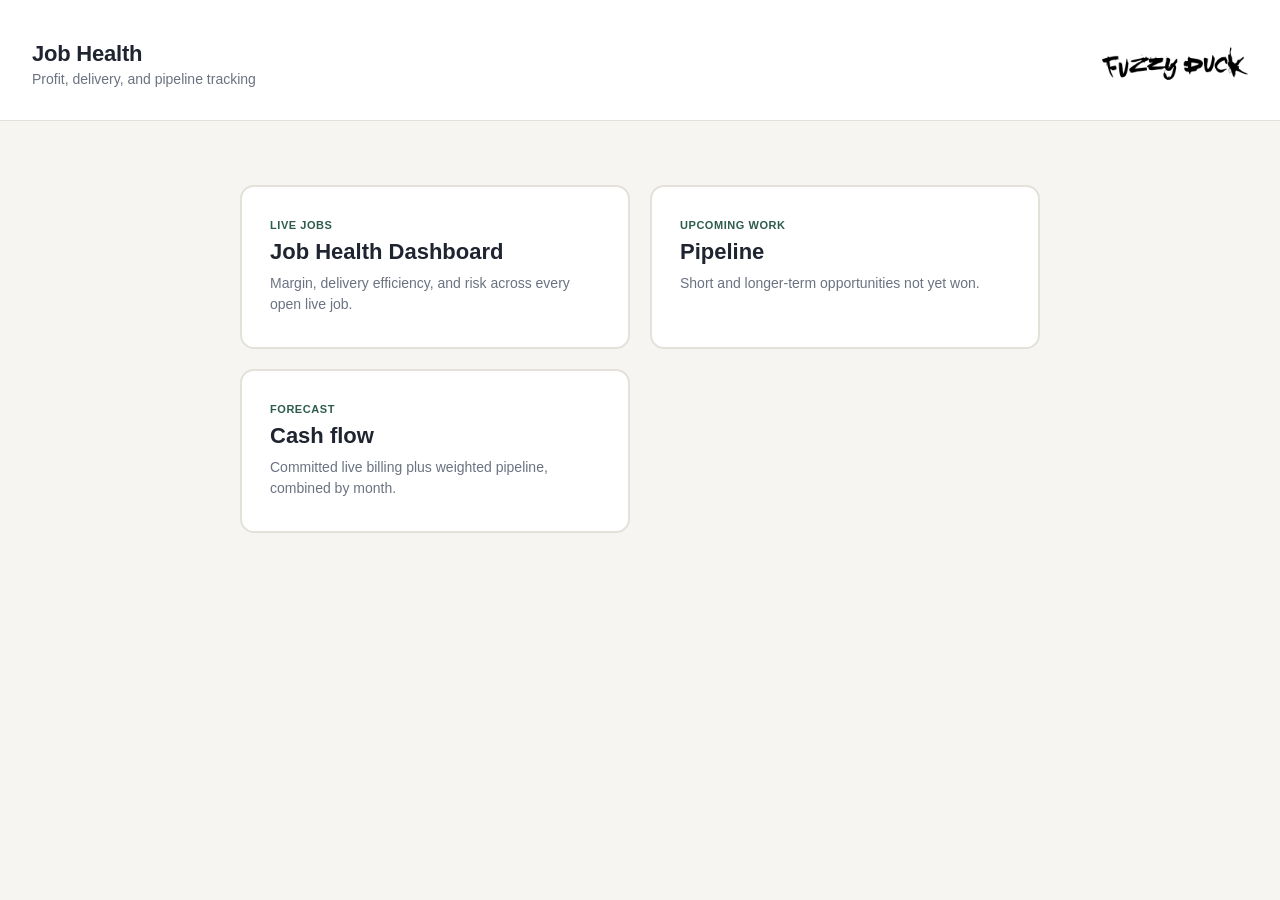
<file: public/index.html>
<!DOCTYPE html>
<html lang="en">
<head>
<meta charset="UTF-8">
<meta name="viewport" content="width=device-width, initial-scale=1.0">
<title>Job Health</title>
<link rel="stylesheet" href="style.css">
</head>
<body>
<header class="topbar">
  <div class="topbar-brand">
    <img src="fuzzy-duck-logo.png" alt="Fuzzy Duck" class="topbar-logo">
    <div>
      <h1>Job Health</h1>
      <p class="topbar-sub">Profit, delivery, and pipeline tracking</p>
    </div>
  </div>
</header>

<main class="main">
  <div class="landing-grid">
    <a class="landing-card" href="dashboard.html">
      <span class="landing-kicker">Live jobs</span>
      <span class="landing-title">Job Health Dashboard</span>
      <span class="landing-desc">Margin, delivery efficiency, and risk across every open live job.</span>
    </a>
    <a class="landing-card" href="pipeline.html">
      <span class="landing-kicker">Upcoming work</span>
      <span class="landing-title">Pipeline</span>
      <span class="landing-desc">Short and longer-term opportunities not yet won.</span>
    </a>
    <a class="landing-card" href="cashflow.html">
      <span class="landing-kicker">Forecast</span>
      <span class="landing-title">Cash flow</span>
      <span class="landing-desc">Committed live billing plus weighted pipeline, combined by month.</span>
    </a>
  </div>
</main>

</body>
</html>
</file>
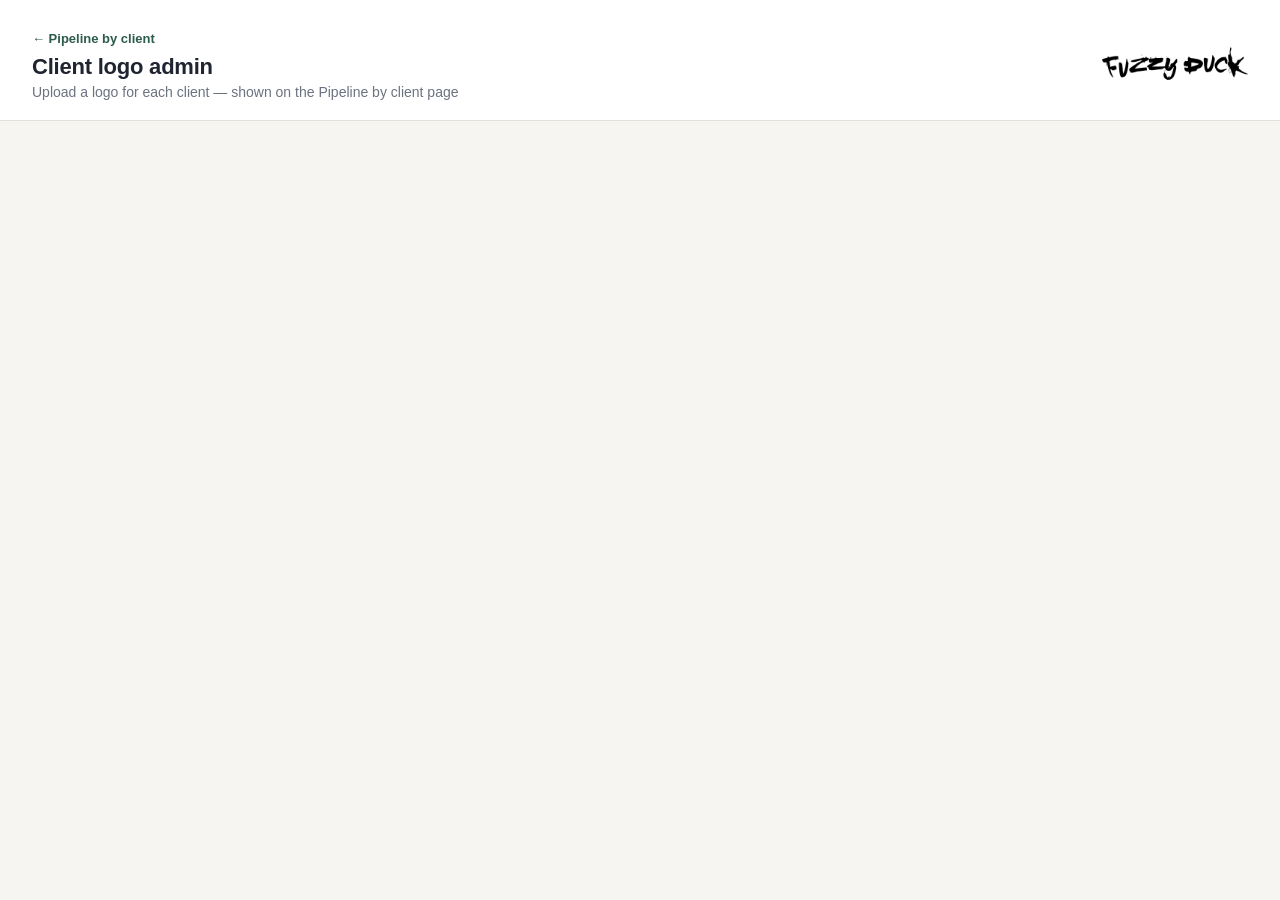
<file: public/admin-logos.html>
<!DOCTYPE html>
<html lang="en">
<head>
<meta charset="UTF-8">
<meta name="viewport" content="width=device-width, initial-scale=1.0">
<title>Job Health — Client logo admin</title>
<link rel="stylesheet" href="style.css">
</head>
<body>
<header class="topbar">
  <div class="topbar-brand">
    <img src="fuzzy-duck-logo.png" alt="Fuzzy Duck" class="topbar-logo">
    <div>
      <a href="pipeline-clients.html" class="back-link">&larr; Pipeline by client</a>
      <h1>Client logo admin</h1>
      <p class="topbar-sub">Upload a logo for each client — shown on the Pipeline by client page</p>
    </div>
  </div>
</header>

<main class="main">
  <div class="admin-logo-grid" id="adminLogoGrid"></div>
</main>

<script src="admin-logos.js"></script>
</body>
</html>
</file>
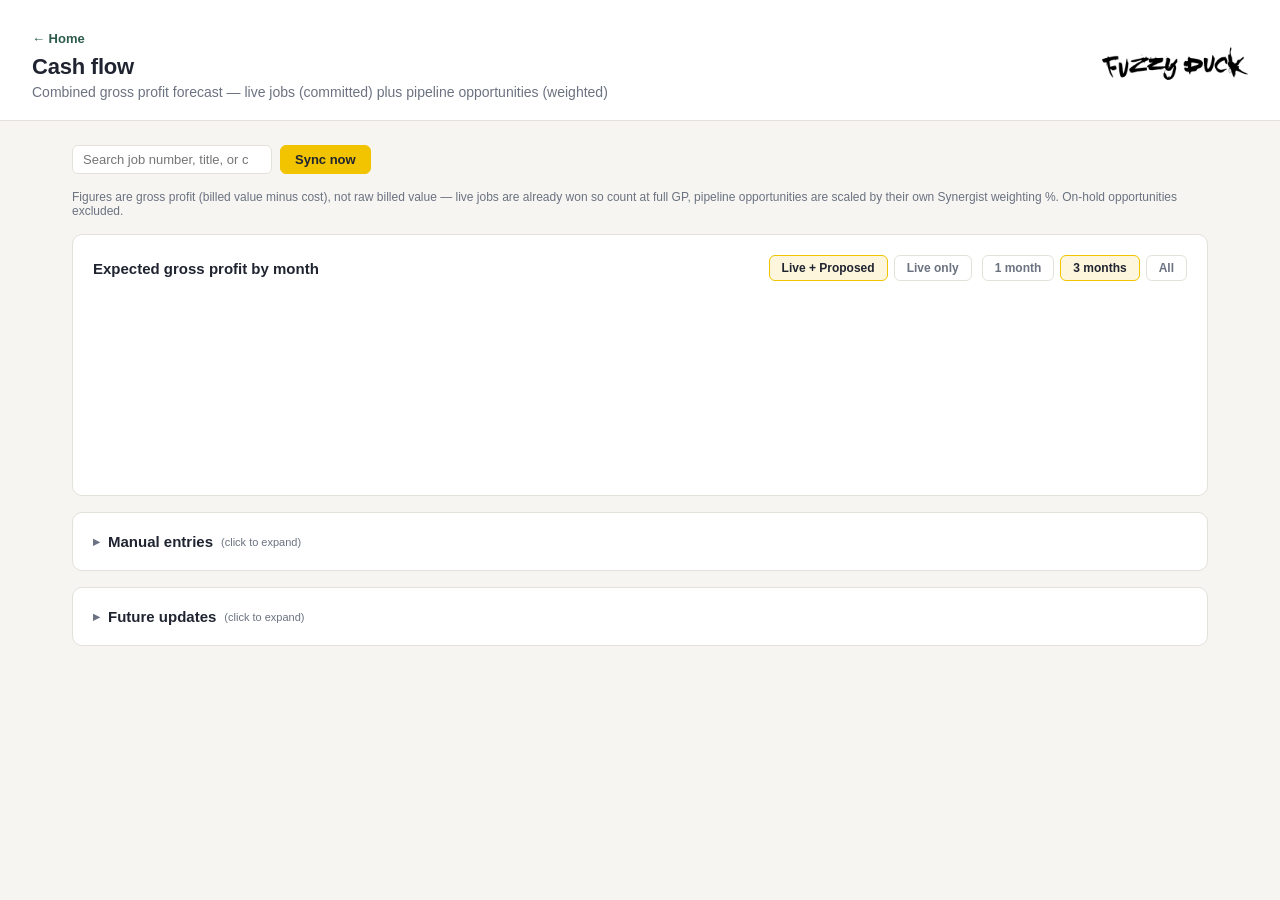
<file: public/cashflow.html>
<!DOCTYPE html>
<html lang="en">
<head>
<meta charset="UTF-8">
<meta name="viewport" content="width=device-width, initial-scale=1.0">
<title>Job Health — Cash flow</title>
<link rel="stylesheet" href="style.css">
</head>
<body>
<header class="topbar">
  <div class="topbar-brand">
    <img src="fuzzy-duck-logo.png" alt="Fuzzy Duck" class="topbar-logo">
    <div>
      <a href="index.html" class="back-link">&larr; Home</a>
      <h1>Cash flow</h1>
      <p class="topbar-sub">Combined gross profit forecast — live jobs (committed) plus pipeline opportunities (weighted)</p>
    </div>
  </div>
</header>

<main class="main">
  <div class="controls">
    <input type="search" id="cashflowSearch" class="job-search" placeholder="Search job number, title, or client…">
    <button id="syncBtn" class="sync-btn" type="button">Sync now</button>
    <span class="sync-status" id="syncStatus"></span>
  </div>
  <p class="chart-note">Figures are gross profit (billed value minus cost), not raw billed value — live jobs are already won so count at full GP, pipeline opportunities are scaled by their own Synergist weighting %. On-hold opportunities excluded.</p>

  <section class="chart-section" id="cashflowSection">
    <div class="cashflow-chart-header">
      <h2>Expected gross profit by month</h2>
      <div class="cashflow-chart-toggles">
        <div class="cashflow-range-toggle" id="cashflowSourceToggle">
          <button type="button" class="cashflow-range-btn cashflow-range-btn-active" data-source="all">Live + Proposed</button>
          <button type="button" class="cashflow-range-btn" data-source="live">Live only</button>
        </div>
        <div class="cashflow-range-toggle" id="cashflowRangeToggle">
          <button type="button" class="cashflow-range-btn" data-range="1">1 month</button>
          <button type="button" class="cashflow-range-btn cashflow-range-btn-active" data-range="3">3 months</button>
          <button type="button" class="cashflow-range-btn" data-range="all">All</button>
        </div>
      </div>
    </div>
    <div class="forecast-legend" id="cashflowLegend"></div>
    <div class="forecast-chart-wrapper">
      <div class="forecast-axis" id="cashflowAxis"></div>
      <div class="forecast-scroll-wrap">
        <div class="forecast-gridlines" id="cashflowGridlines"></div>
        <div class="forecast-chart" id="cashflowChart"></div>
        <div class="forecast-scroll-hint" id="cashflowScrollHint">&rsaquo;</div>
      </div>
    </div>
    <div class="forecast-detail" id="cashflowDetail"></div>
  </section>

  <section class="chart-section" id="cashflowSearchResultsSection" hidden>
    <h2>Search results</h2>
    <div id="cashflowSearchResults"></div>
  </section>

  <details class="chart-section forecast-details">
    <summary><h2>Manual entries <span class="forecast-toggle-hint">(click to expand)</span></h2></summary>
    <p class="chart-note">For gross profit released/recognised in a month other than when it was originally billed, deferring profit out of a month, or anything else not captured by Synergist's billing plan. The date here is when it should count towards the forecast above.</p>
    <form id="manualEntryForm" class="manual-entry-form">
      <input type="text" id="manualDescription" placeholder="Description" required>
      <input type="date" id="manualDate" required>
      <select id="manualType">
        <option value="release">Release</option>
        <option value="defer">Defer</option>
        <option value="cost">Cost only</option>
        <option value="invoice">Invoice amount</option>
      </select>
      <input type="number" id="manualValue" placeholder="Value (£)" step="0.01" min="0">
      <input type="number" id="manualCost" placeholder="Cost (£)" step="0.01" min="0">
      <button type="submit" class="sync-btn">Add</button>
    </form>
    <div id="manualEntryGroups"></div>
  </details>

  <details class="chart-section forecast-details">
    <summary><h2>Future updates <span class="forecast-toggle-hint">(click to expand)</span></h2></summary>
    <p class="chart-note">A running to-do list of ideas for this page — not shown anywhere else.</p>
    <textarea id="cashflowNotesInput" class="pipeline-notes-input" rows="8" placeholder="Notes and ideas for future updates…"></textarea>
    <div class="notes-footer">
      <button id="cashflowNotesSaveBtn" type="button">Save</button>
      <span class="notes-status" id="cashflowNotesStatus"></span>
    </div>
  </details>
</main>

<script src="cashflow.js"></script>
</body>
</html>
</file>
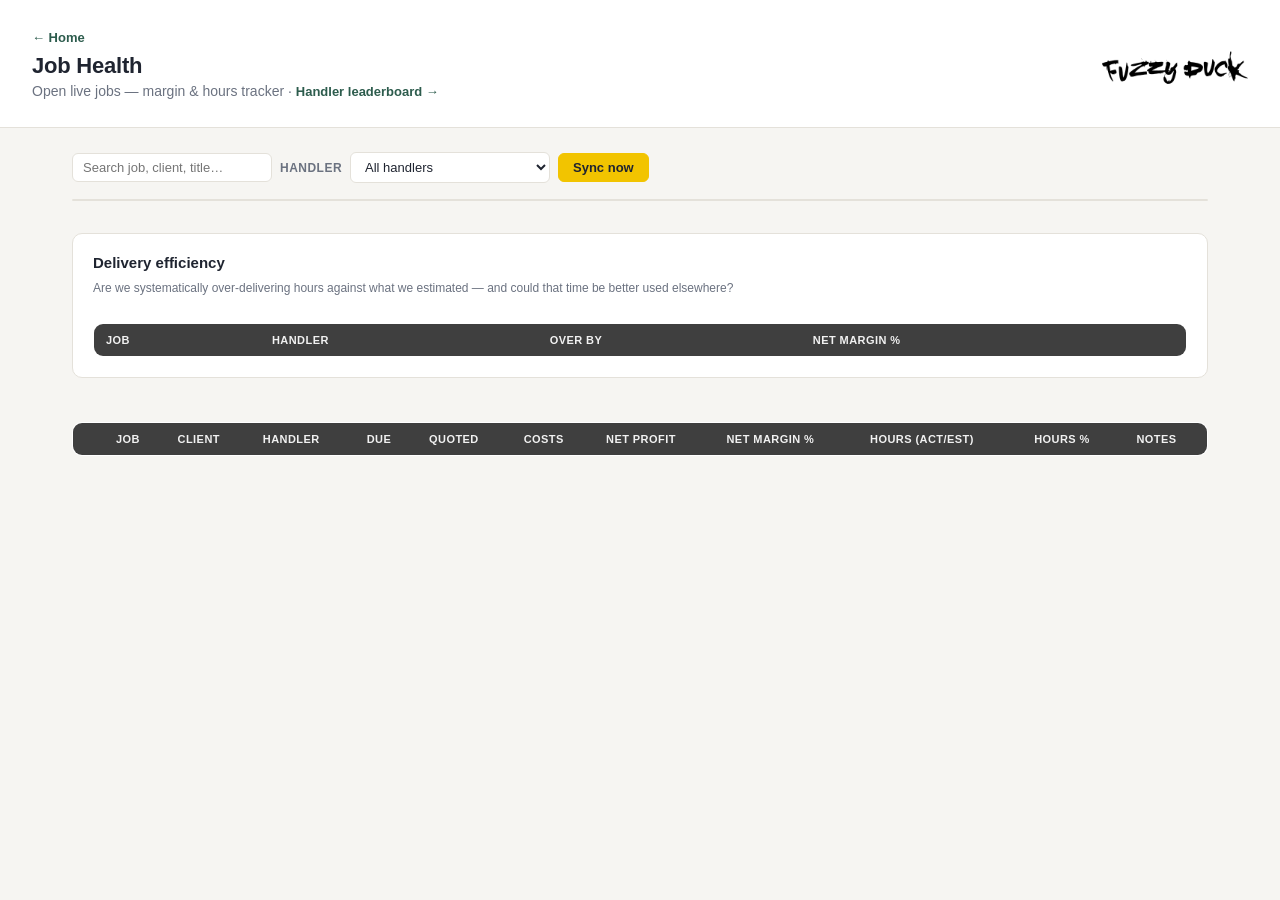
<file: public/dashboard.html>
<!DOCTYPE html>
<html lang="en">
<head>
<meta charset="UTF-8">
<meta name="viewport" content="width=device-width, initial-scale=1.0">
<title>Job Health</title>
<link rel="stylesheet" href="style.css">
</head>
<body>
<header class="topbar">
  <div class="topbar-brand">
    <img src="fuzzy-duck-logo.png" alt="Fuzzy Duck" class="topbar-logo">
    <div>
      <a href="index.html" class="back-link">&larr; Home</a>
      <h1>Job Health</h1>
      <p class="topbar-sub">Open live jobs — margin &amp; hours tracker &middot; <a class="back-link" href="leaderboard.html">Handler leaderboard &rarr;</a></p>
    </div>
  </div>
</header>

<main class="main">
  <div class="controls">
    <input type="search" id="jobSearch" class="job-search" placeholder="Search job, client, title…">
    <label for="handlerFilter">Handler</label>
    <select id="handlerFilter">
      <option value="">All handlers</option>
    </select>
    <button id="syncBtn" class="sync-btn" type="button">Sync now</button>
    <span class="sync-status" id="syncStatus"></span>
    <span class="last-synced" id="lastSynced"></span>
  </div>

  <div class="profit-panel" id="profitPanel"></div>

  <div class="highlight-row" id="highlightRow"></div>

  <section class="chart-section" id="deliverySection">
    <h2>Delivery efficiency</h2>
    <p class="chart-note">Are we systematically over-delivering hours against what we estimated — and could that time be better used elsewhere?</p>
    <div class="delivery-stats" id="deliveryStats"></div>
    <table class="job-table" id="deliveryTable">
      <thead>
        <tr>
          <th>Job</th>
          <th>Handler</th>
          <th>Over by</th>
          <th>Net margin %</th>
        </tr>
      </thead>
      <tbody id="deliveryTableBody"></tbody>
    </table>
  </section>

  <div class="summary" id="summary"></div>

  <table class="job-table" id="jobTable">
    <thead>
      <tr>
        <th></th>
        <th>Job</th>
        <th>Client</th>
        <th>Handler</th>
        <th>Due</th>
        <th>Quoted</th>
        <th>Costs</th>
        <th>Net profit</th>
        <th>Net margin %</th>
        <th>Hours (act/est)</th>
        <th>Hours %</th>
        <th>Notes</th>
      </tr>
    </thead>
    <tbody id="jobTableBody"></tbody>
  </table>
</main>

<script src="dashboard.js"></script>
</body>
</html>
</file>
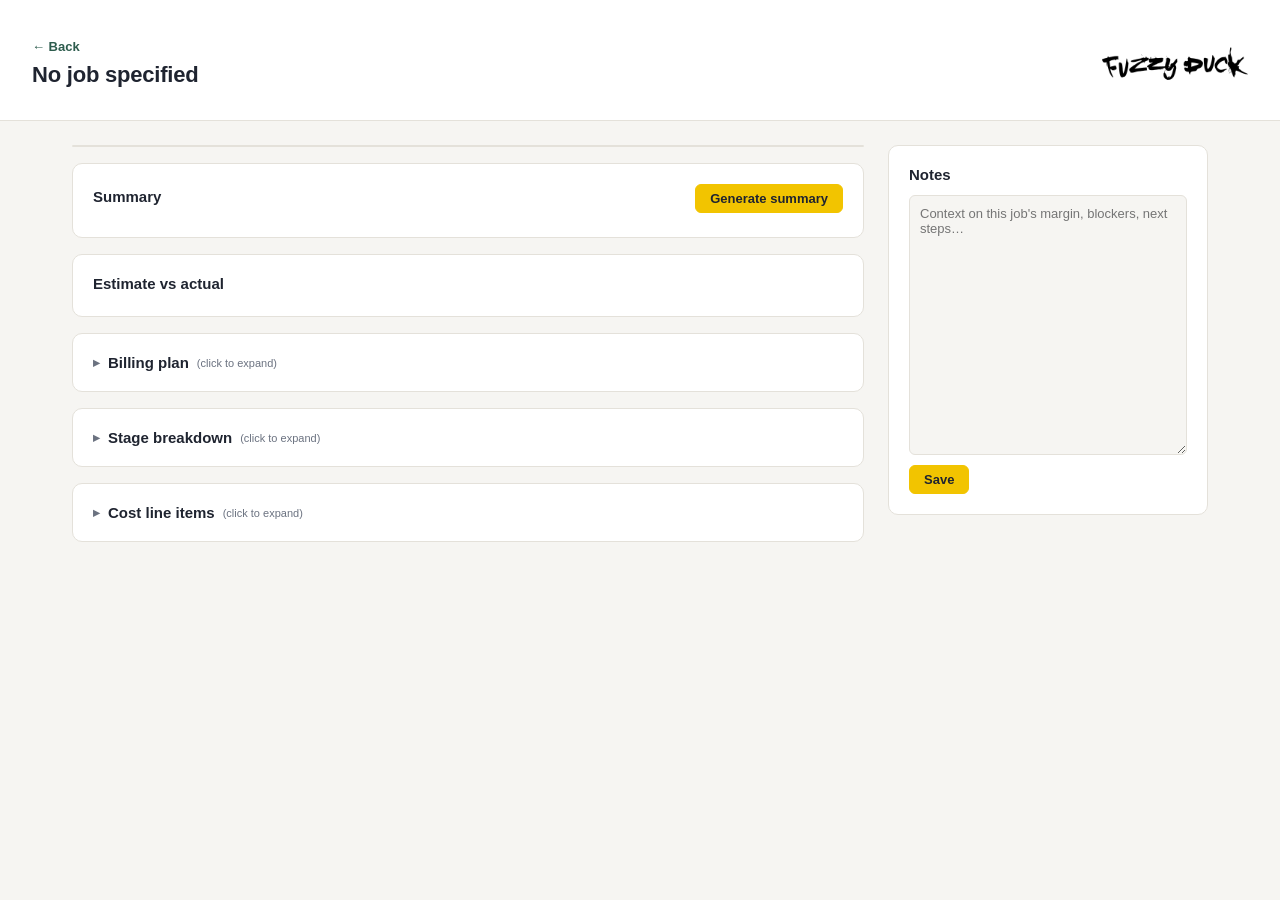
<file: public/job.html>
<!DOCTYPE html>
<html lang="en">
<head>
<meta charset="UTF-8">
<meta name="viewport" content="width=device-width, initial-scale=1.0">
<title>Job Health — Job detail</title>
<link rel="stylesheet" href="style.css">
</head>
<body>
<header class="topbar">
  <div class="topbar-brand">
    <img src="fuzzy-duck-logo.png" alt="Fuzzy Duck" class="topbar-logo">
    <div>
      <a href="dashboard.html" class="back-link" id="backLink">&larr; Back</a>
      <div class="job-title-row">
        <h1 id="jobTitle">Loading…</h1>
        <span class="risk-badge" id="riskBadge"></span>
      </div>
      <p class="topbar-sub" id="jobSub"></p>
    </div>
  </div>
</header>

<main class="main job-detail-layout">
  <div class="job-detail-primary">
    <div class="profit-panel" id="statPanel"></div>
    <p class="chart-note" id="externalCostNote"></p>

    <section class="chart-section narrative-section">
      <div class="narrative-header">
        <h2>Summary</h2>
        <button id="narrativeBtn" type="button" class="sync-btn">Generate summary</button>
      </div>
      <div class="narrative-text" id="narrativeText"></div>
    </section>

    <section class="chart-section">
      <h2>Estimate vs actual</h2>
      <div class="burn-bars" id="burnBars"></div>
    </section>

    <details class="chart-section forecast-details">
      <summary><h2>Billing plan <span class="forecast-toggle-hint">(click to expand)</span></h2></summary>
      <p class="chart-note"><strong>Job list GP</strong> is editable — how much profit to recognise that period. If it needs more revenue than that month bills, the shortfall shows under Released (drawn from prior months); if it needs less, the leftover shows under Deferred (held back for a later month).</p>
      <div class="table-scroll">
        <table class="job-table" id="billingTable">
          <thead>
            <tr>
              <th>Date</th>
              <th>New billing</th>
              <th>Cost</th>
              <th>Job list GP</th>
              <th>Deferred</th>
              <th>Released</th>
              <th>Revenue recognised</th>
              <th>Deferred balance</th>
            </tr>
          </thead>
          <tbody id="billingTableBody"></tbody>
        </table>
      </div>
    </details>

    <details class="chart-section forecast-details">
      <summary><h2>Stage breakdown <span class="forecast-toggle-hint">(click to expand)</span></h2></summary>
      <table class="job-table phase-table" id="phaseTable">
        <thead>
          <tr>
            <th></th>
            <th>Stage</th>
            <th>Est hours</th>
            <th>Actual hours</th>
            <th>Hours %</th>
          </tr>
        </thead>
        <tbody id="phaseTableBody"></tbody>
      </table>
      <p class="chart-note" id="phaseNote"></p>
    </details>

    <details class="chart-section forecast-details">
      <summary><h2>Cost line items <span class="forecast-toggle-hint">(click to expand)</span></h2></summary>
      <p class="chart-note">Expense/purchase transactions logged directly against this job — excludes time. Rows marked "pending" are purchase orders raised but not yet invoiced, shown at their estimated value; they aren't counted in any actual cost or margin figure above.</p>
      <table class="job-table" id="costTable">
        <thead>
          <tr>
            <th>Date</th>
            <th>Description</th>
            <th>Logged by</th>
            <th>Amount</th>
          </tr>
        </thead>
        <tbody id="costTableBody"></tbody>
      </table>
    </details>
  </div>

  <aside class="notes-panel">
    <h2>Notes</h2>
    <textarea id="notesInput" placeholder="Context on this job's margin, blockers, next steps…"></textarea>
    <div class="notes-footer">
      <button id="notesSaveBtn" type="button">Save</button>
      <span class="notes-status" id="notesStatus"></span>
    </div>
  </aside>
</main>

<script src="job.js"></script>
</body>
</html>
</file>
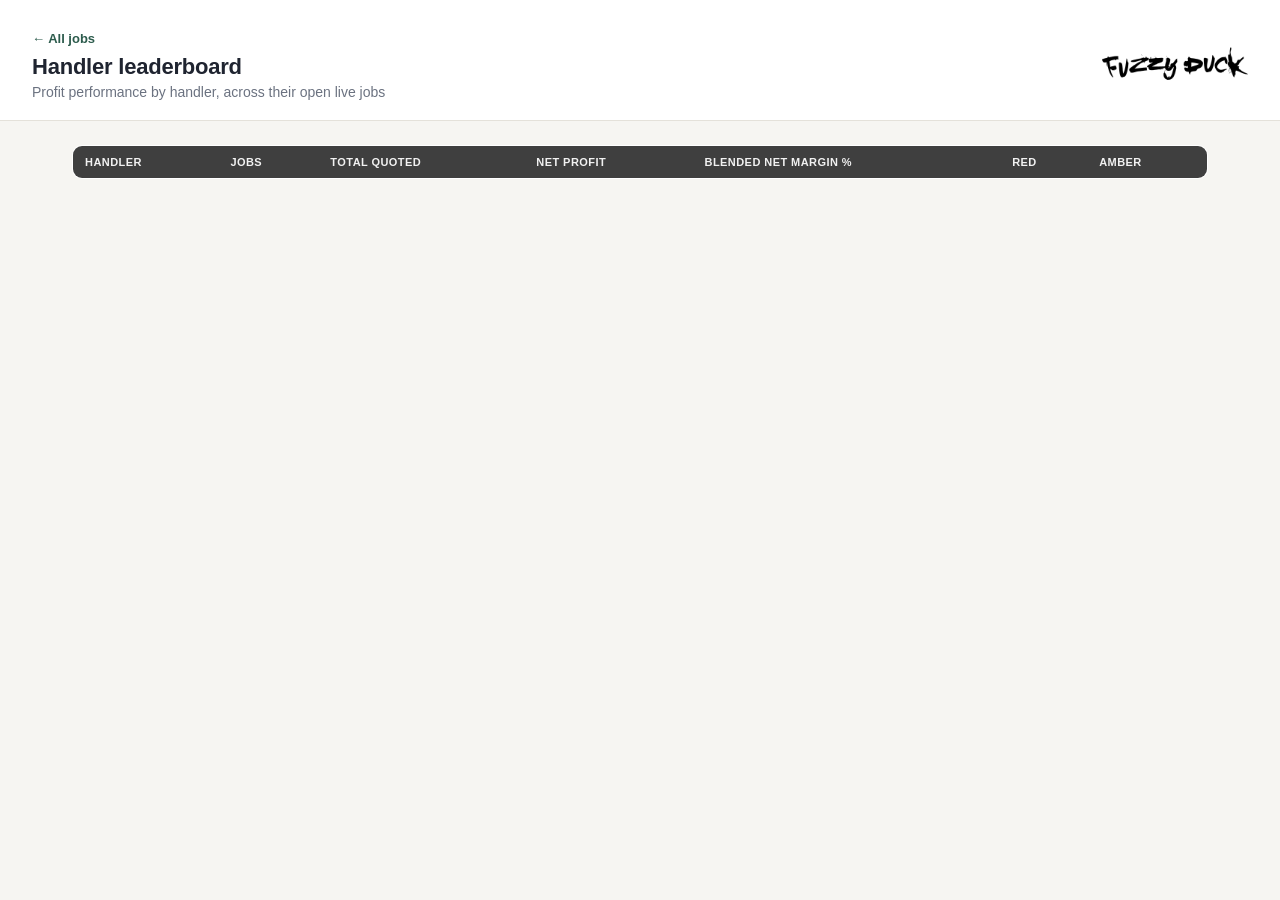
<file: public/leaderboard.html>
<!DOCTYPE html>
<html lang="en">
<head>
<meta charset="UTF-8">
<meta name="viewport" content="width=device-width, initial-scale=1.0">
<title>Job Health — Handler leaderboard</title>
<link rel="stylesheet" href="style.css">
</head>
<body>
<header class="topbar">
  <div class="topbar-brand">
    <img src="fuzzy-duck-logo.png" alt="Fuzzy Duck" class="topbar-logo">
    <div>
      <a href="dashboard.html" class="back-link">&larr; All jobs</a>
      <h1>Handler leaderboard</h1>
      <p class="topbar-sub">Profit performance by handler, across their open live jobs</p>
    </div>
  </div>
</header>

<main class="main">
  <table class="job-table" id="leaderboardTable">
    <thead>
      <tr>
        <th>Handler</th>
        <th>Jobs</th>
        <th>Total quoted</th>
        <th>Net profit</th>
        <th>Blended net margin %</th>
        <th>Red</th>
        <th>Amber</th>
      </tr>
    </thead>
    <tbody id="leaderboardBody"></tbody>
  </table>
</main>

<script src="leaderboard.js"></script>
</body>
</html>
</file>
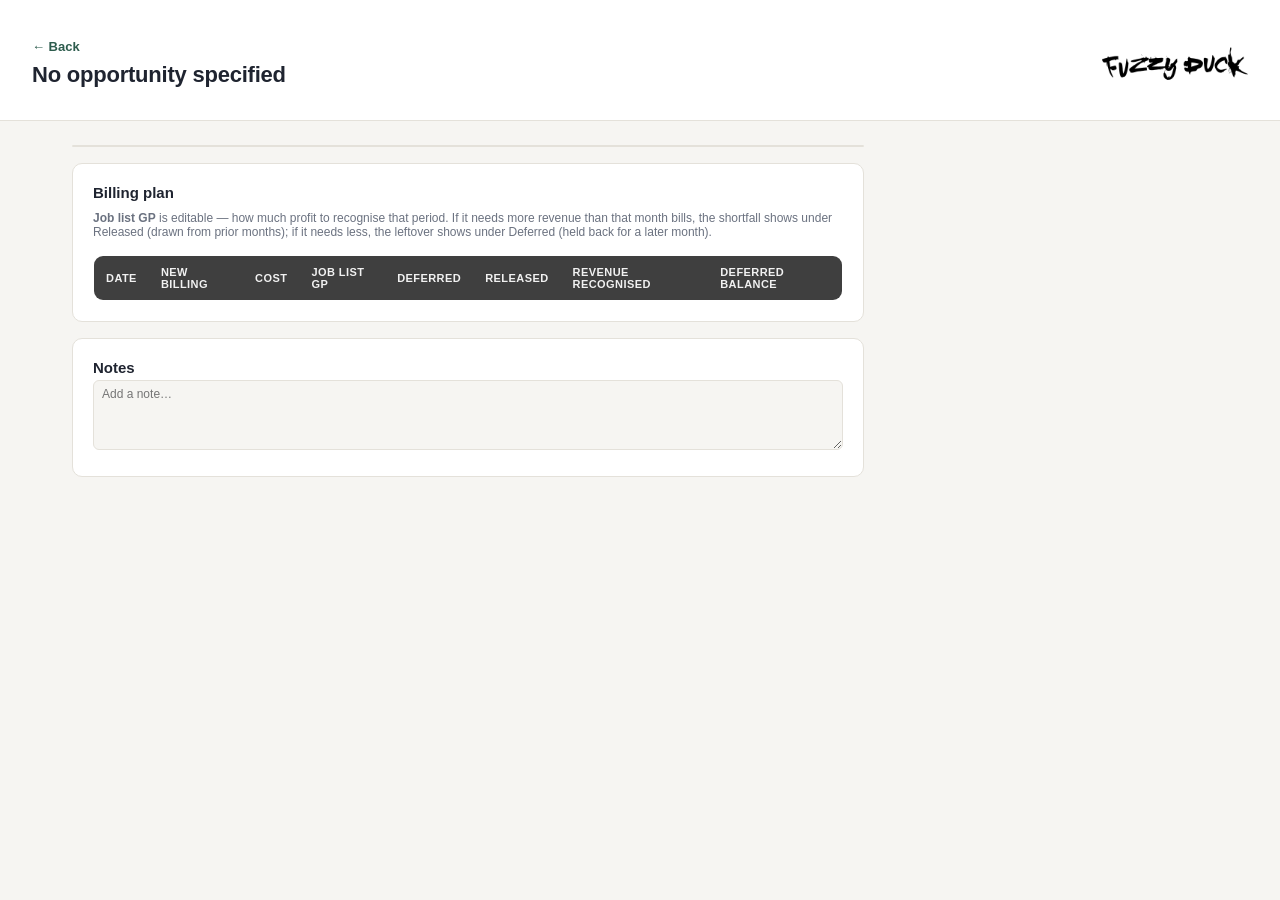
<file: public/opportunity.html>
<!DOCTYPE html>
<html lang="en">
<head>
<meta charset="UTF-8">
<meta name="viewport" content="width=device-width, initial-scale=1.0">
<title>Job Health — Opportunity detail</title>
<link rel="stylesheet" href="style.css">
</head>
<body>
<header class="topbar">
  <div class="topbar-brand">
    <img src="fuzzy-duck-logo.png" alt="Fuzzy Duck" class="topbar-logo">
    <div>
      <a href="pipeline.html" class="back-link" id="backLink">&larr; Back</a>
      <div class="job-title-row">
        <h1 id="opportunityTitle">Loading…</h1>
        <span class="risk-badge" id="riskBadge"></span>
      </div>
      <p class="topbar-sub" id="opportunitySub"></p>
    </div>
  </div>
</header>

<main class="main job-detail-layout">
  <div class="job-detail-primary">
    <div class="profit-panel" id="statPanel"></div>

    <section class="chart-section">
      <h2>Billing plan</h2>
      <p class="chart-note"><strong>Job list GP</strong> is editable — how much profit to recognise that period. If it needs more revenue than that month bills, the shortfall shows under Released (drawn from prior months); if it needs less, the leftover shows under Deferred (held back for a later month).</p>
      <div class="table-scroll">
        <table class="job-table" id="billingTable">
          <thead>
            <tr>
              <th>Date</th>
              <th>New billing</th>
              <th>Cost</th>
              <th>Job list GP</th>
              <th>Deferred</th>
              <th>Released</th>
              <th>Revenue recognised</th>
              <th>Deferred balance</th>
            </tr>
          </thead>
          <tbody id="billingTableBody"></tbody>
        </table>
      </div>
    </section>

    <section class="chart-section">
      <h2>Notes</h2>
      <textarea class="pipeline-notes-input" id="opportunityNotes" rows="4" placeholder="Add a note…"></textarea>
      <span class="pipeline-notes-status" id="opportunityNotesStatus"></span>
    </section>
  </div>
</main>

<script src="opportunity.js"></script>
</body>
</html>
</file>
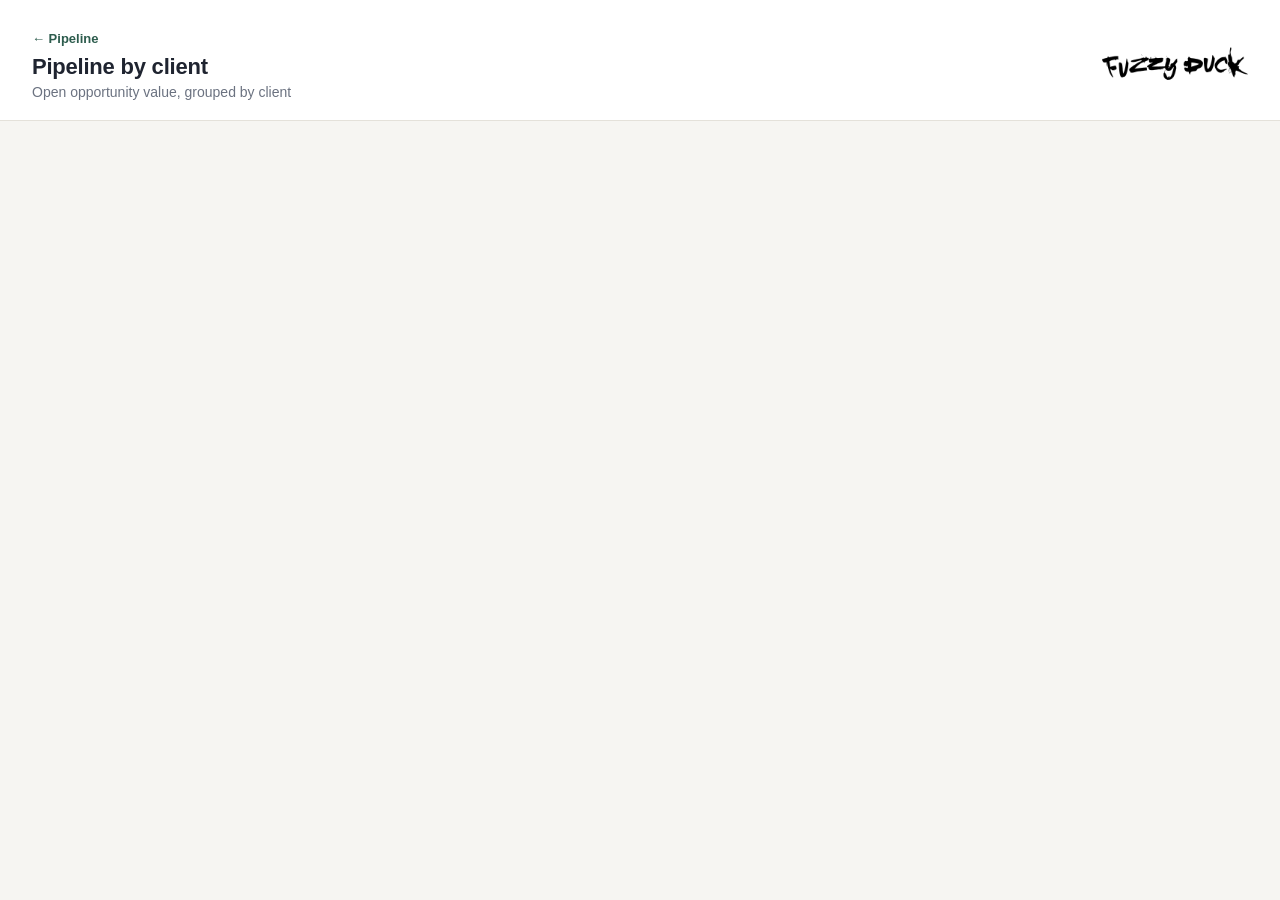
<file: public/pipeline-clients.html>
<!DOCTYPE html>
<html lang="en">
<head>
<meta charset="UTF-8">
<meta name="viewport" content="width=device-width, initial-scale=1.0">
<title>Job Health — Pipeline by client</title>
<link rel="stylesheet" href="style.css">
</head>
<body>
<header class="topbar">
  <div class="topbar-brand">
    <img src="fuzzy-duck-logo.png" alt="Fuzzy Duck" class="topbar-logo">
    <div>
      <a href="pipeline.html" class="back-link">&larr; Pipeline</a>
      <h1>Pipeline by client</h1>
      <p class="topbar-sub">Open opportunity value, grouped by client</p>
    </div>
  </div>
</header>

<main class="main">
  <div class="client-card-grid" id="clientCardGrid"></div>
</main>

<script src="pipeline-clients.js"></script>
</body>
</html>
</file>
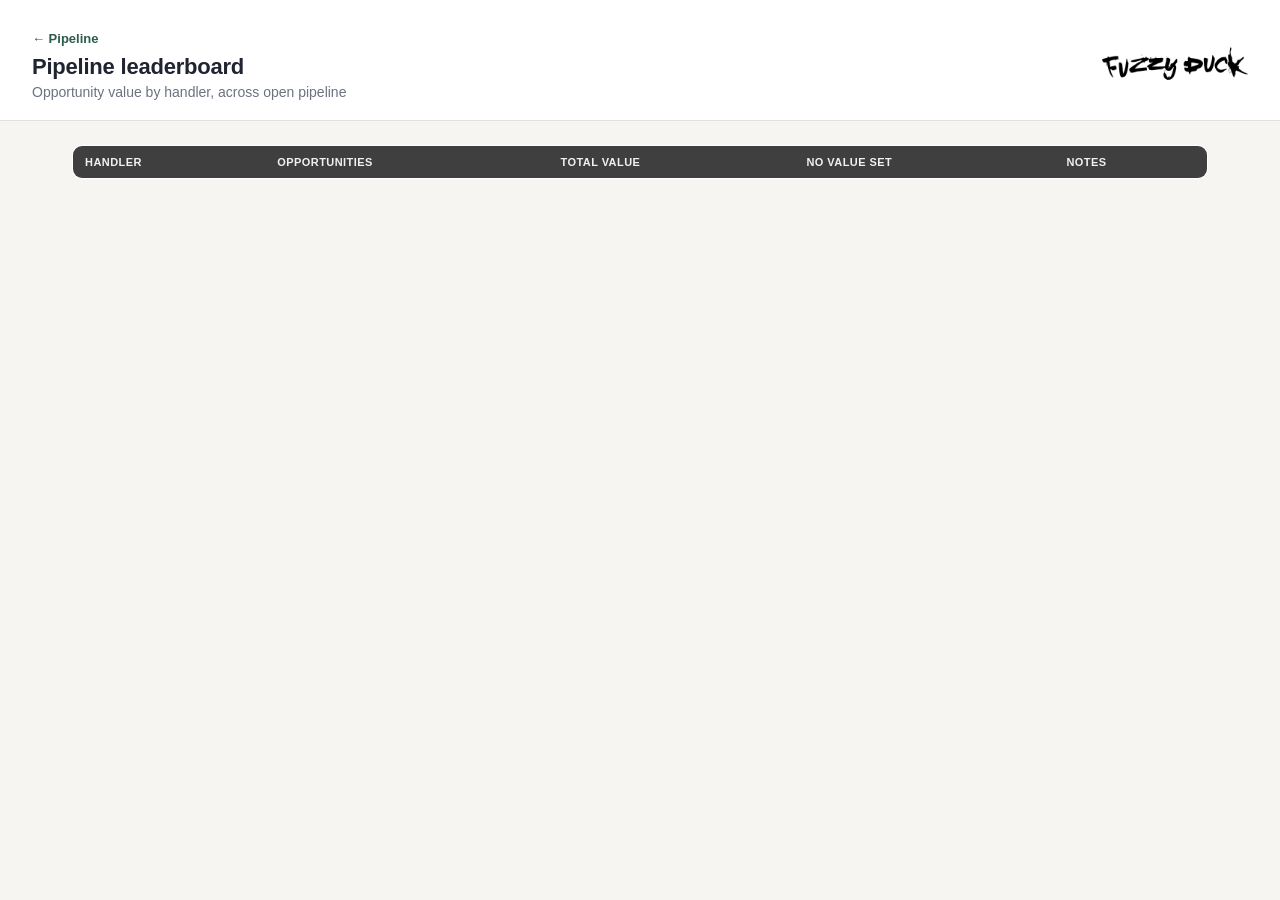
<file: public/pipeline-leaderboard.html>
<!DOCTYPE html>
<html lang="en">
<head>
<meta charset="UTF-8">
<meta name="viewport" content="width=device-width, initial-scale=1.0">
<title>Job Health — Pipeline leaderboard</title>
<link rel="stylesheet" href="style.css">
</head>
<body>
<header class="topbar">
  <div class="topbar-brand">
    <img src="fuzzy-duck-logo.png" alt="Fuzzy Duck" class="topbar-logo">
    <div>
      <a href="pipeline.html" class="back-link">&larr; Pipeline</a>
      <h1>Pipeline leaderboard</h1>
      <p class="topbar-sub">Opportunity value by handler, across open pipeline</p>
    </div>
  </div>
</header>

<main class="main">
  <table class="job-table leaderboard-table" id="leaderboardTable">
    <thead>
      <tr>
        <th>Handler</th>
        <th>Opportunities</th>
        <th>Total value</th>
        <th>No value set</th>
        <th>Notes</th>
      </tr>
    </thead>
    <tbody id="leaderboardBody"></tbody>
  </table>
</main>

<script src="pipeline-leaderboard.js"></script>
</body>
</html>
</file>
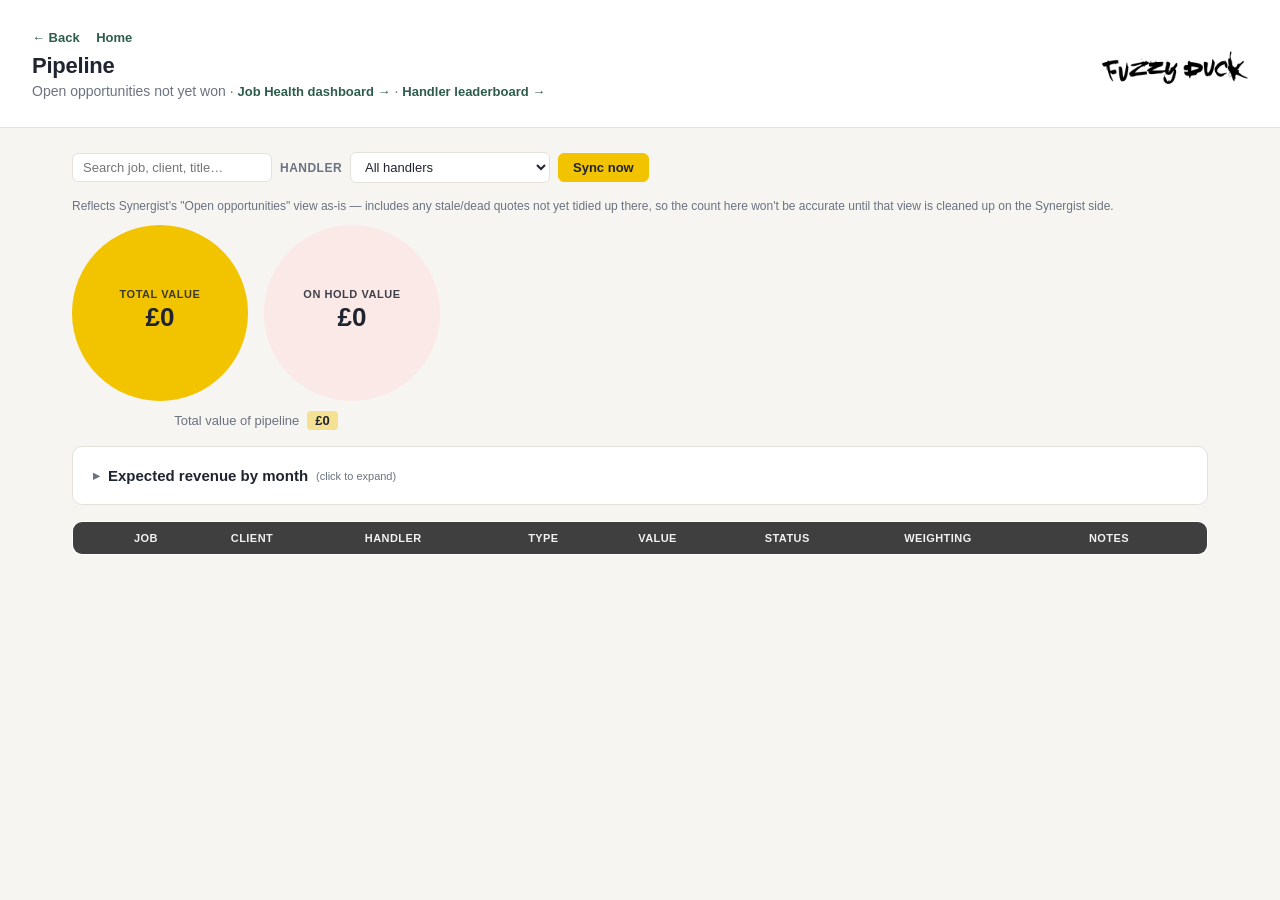
<file: public/pipeline.html>
<!DOCTYPE html>
<html lang="en">
<head>
<meta charset="UTF-8">
<meta name="viewport" content="width=device-width, initial-scale=1.0">
<title>Job Health — Pipeline</title>
<link rel="stylesheet" href="style.css">
</head>
<body>
<header class="topbar">
  <div class="topbar-brand">
    <img src="fuzzy-duck-logo.png" alt="Fuzzy Duck" class="topbar-logo">
    <div>
      <div class="topbar-nav">
        <a href="#" class="back-link" id="backLink">&larr; Back</a>
        <a href="index.html" class="back-link">Home</a>
      </div>
      <h1>Pipeline</h1>
      <p class="topbar-sub">Open opportunities not yet won &middot; <a class="back-link" href="dashboard.html">Job Health dashboard &rarr;</a> &middot; <a class="back-link" href="pipeline-leaderboard.html">Handler leaderboard &rarr;</a></p>
    </div>
  </div>
</header>

<main class="main">
  <div class="controls">
    <input type="search" id="pipelineSearch" class="job-search" placeholder="Search job, client, title…">
    <label for="handlerFilter">Handler</label>
    <select id="handlerFilter">
      <option value="">All handlers</option>
    </select>
    <button id="syncBtn" class="sync-btn" type="button">Sync now</button>
    <span class="sync-status" id="syncStatus"></span>
    <span class="last-synced" id="lastSynced"></span>
  </div>

  <p class="chart-note">Reflects Synergist's "Open opportunities" view as-is — includes any stale/dead quotes not yet tidied up there, so the count here won't be accurate until that view is cleaned up on the Synergist side.</p>

  <div class="pipeline-hero">
    <div class="pipeline-circles-col">
      <div class="pipeline-circles-row">
        <div class="pipeline-value-circle">
          <span class="pipeline-value-label">Total value</span>
          <span class="pipeline-value-amount" id="pipelineTotalValue">£0</span>
          <span class="pipeline-value-count" id="pipelineTotalCount"></span>
        </div>
        <div class="pipeline-value-circle pipeline-value-circle-hold">
          <span class="pipeline-value-label">On hold value</span>
          <span class="pipeline-value-amount" id="pipelineHoldValue">£0</span>
          <span class="pipeline-value-count" id="pipelineHoldCount"></span>
        </div>
      </div>
      <div class="pipeline-grand-total">
        <span class="pipeline-grand-total-label">Total value of pipeline</span>
        <span class="pipeline-grand-total-amount" id="pipelineGrandTotal">£0</span>
      </div>
    </div>
    <div class="delivery-stats" id="pipelineStats"></div>
  </div>
  <p class="chart-note" id="pipelineClearFilter"></p>

  <details class="chart-section forecast-details" id="forecastSection">
    <summary><h2>Expected revenue by month <span class="forecast-toggle-hint">(click to expand)</span></h2></summary>
    <p class="chart-note">Only includes opportunities with a Synergist billing plan attached, split across their real planned invoice months — opportunities without a billing plan aren't shown here at all. Click a month to see which opportunities make it up. On hold opportunities excluded.</p>
    <div id="forecastChart"></div>
    <div class="forecast-detail" id="forecastDetail"></div>
  </details>

  <div class="table-scroll">
    <table class="job-table" id="pipelineTable">
      <thead>
        <tr>
          <th></th>
          <th>Job</th>
          <th>Client</th>
          <th>Handler</th>
          <th>Type</th>
          <th>Value</th>
          <th>Status</th>
          <th>Weighting</th>
          <th>Notes</th>
        </tr>
      </thead>
      <tbody id="pipelineTableBody"></tbody>
    </table>
  </div>
</main>

<script src="pipeline.js"></script>
</body>
</html>
</file>
<file: public/style.css>
:root {
  --bg: #f6f5f2;
  --surface: #ffffff;
  --ink: #1f2430;
  --ink-soft: #6b7280;
  --border: #e4e1da;
  --accent: #2d5c4d;
  --red: #b3423a;
  --red-bg: #fbe9e7;
  --amber: #a3691a;
  --amber-bg: #fdf1de;
  --green: #2f7a4f;
  --green-bg: #e7f3ea;
  --grey: #8b8578;
  --grey-bg: #ece9e2;
}

* { box-sizing: border-box; }

body {
  margin: 0;
  background: var(--bg);
  color: var(--ink);
  font-family: -apple-system, BlinkMacSystemFont, "Segoe UI", Roboto, sans-serif;
}

.topbar {
  padding: 28px 32px 20px;
  border-bottom: 1px solid var(--border);
  background: var(--surface);
}

.topbar-brand {
  display: flex;
  align-items: center;
  justify-content: space-between;
  gap: 16px;
}

.topbar-logo {
  height: 72px;
  width: auto;
  flex-shrink: 0;
  order: 2;
}

.topbar h1 {
  margin: 0;
  font-size: 22px;
  letter-spacing: -0.01em;
}

.topbar-sub {
  margin: 4px 0 0;
  color: var(--ink-soft);
  font-size: 14px;
}

.back-link {
  display: inline-block;
  margin-bottom: 8px;
  color: var(--accent);
  font-size: 13px;
  font-weight: 600;
  text-decoration: none;
}

.topbar-nav .back-link {
  margin-right: 12px;
}

.back-link:hover {
  text-decoration: underline;
}

.main {
  max-width: 1200px;
  margin: 0 auto;
  padding: 24px 32px 48px;
}

.controls {
  display: flex;
  align-items: center;
  gap: 8px;
  margin-bottom: 16px;
}

.controls label {
  font-size: 12px;
  font-weight: 600;
  color: var(--ink-soft);
  text-transform: uppercase;
  letter-spacing: 0.04em;
}

.controls select,
.controls .job-search {
  padding: 6px 10px;
  border: 1px solid var(--border);
  border-radius: 6px;
  background: var(--surface);
  color: var(--ink);
  font-size: 13px;
  min-width: 200px;
}

.controls .job-search {
  font-family: inherit;
}

.sync-btn {
  padding: 6px 14px;
  border: 1px solid #f2c400;
  border-radius: 6px;
  background: #f2c400;
  color: #1f2430;
  font-size: 13px;
  font-weight: 600;
  cursor: pointer;
}

.sync-btn:hover:not(:disabled) {
  opacity: 0.9;
}

.sync-btn:disabled {
  opacity: 0.6;
  cursor: default;
}

.sync-status {
  font-size: 12px;
  color: var(--ink-soft);
}

.sync-status.sync-status-error {
  color: var(--red);
}

.last-synced {
  font-size: 12px;
  color: var(--ink-soft);
  margin-left: auto;
}

.profit-panel {
  display: grid;
  grid-template-columns: repeat(auto-fit, minmax(160px, 1fr));
  gap: 1px;
  background: var(--border);
  border: 1px solid var(--border);
  border-radius: 10px;
  overflow: hidden;
  margin-bottom: 16px;
}

.profit-tile {
  display: flex;
  flex-direction: column;
  gap: 4px;
  padding: 16px 18px;
  background: var(--surface);
}

.bucket-tile {
  text-decoration: none;
  border: 2px solid transparent;
  border-radius: 8px;
  transition: border-color 0.15s ease;
}

.bucket-tile:hover {
  border-color: var(--border);
}

.bucket-tile-active {
  border-color: var(--accent);
}

.pipeline-leaderboard-tile {
  background: #fdf6dc;
  border-color: #f2c400;
}

.pipeline-leaderboard-tile .profit-label {
  color: #8a6d00;
}

.pipeline-leaderboard-tile .profit-value {
  color: #1f2430;
  font-size: 16px;
}

.profit-tile-emphasis {
  background: var(--accent);
}

.profit-tile-emphasis .profit-label,
.profit-tile-emphasis .profit-value {
  color: #fff;
}

.profit-label {
  font-size: 11px;
  text-transform: uppercase;
  letter-spacing: 0.05em;
  color: var(--ink-soft);
}

.profit-panel .profit-label[title] {
  border-bottom: 1px dotted currentColor;
  cursor: help;
}

.profit-value {
  font-size: 22px;
  font-weight: 700;
  font-variant-numeric: tabular-nums;
  color: var(--ink);
}

.profit-sub {
  display: block;
  font-size: 11px;
  color: var(--ink-soft);
  margin-top: 2px;
}

.profit-value.negative {
  color: var(--red);
}

.profit-tile-emphasis .profit-value.negative {
  color: #ffd9d4;
}

.profit-tile-emphasis .profit-sub {
  color: rgba(255, 255, 255, 0.85);
}

.profit-tile-emphasis.profit-tile-red {
  background: var(--red);
}

.profit-tile-emphasis.profit-tile-amber {
  background: var(--amber);
}

.profit-value.tile-red {
  color: var(--red);
}

.profit-value.tile-amber {
  color: var(--amber);
}

.profit-value.tile-green {
  color: var(--green);
}

.job-title-row {
  display: flex;
  align-items: center;
  gap: 12px;
}

.job-title-row h1 {
  margin: 0;
}

.risk-badge {
  display: inline-block;
  padding: 3px 10px;
  border-radius: 999px;
  font-size: 12px;
  font-weight: 700;
  text-transform: uppercase;
  letter-spacing: 0.03em;
}

.risk-badge-red {
  background: var(--red-bg);
  color: var(--red);
}

.risk-badge-amber {
  background: var(--amber-bg);
  color: var(--amber);
}

.risk-badge-green {
  background: var(--green-bg);
  color: var(--green);
}

.risk-badge-unquoted {
  background: var(--grey-bg);
  color: var(--grey);
}

.highlight-row {
  display: grid;
  grid-template-columns: repeat(auto-fit, minmax(260px, 1fr));
  gap: 12px;
  margin-bottom: 16px;
}

.highlight-card {
  display: flex;
  flex-direction: column;
  gap: 4px;
  padding: 14px 18px;
  border-radius: 10px;
  border: 1px solid var(--border);
  text-decoration: none;
  background: var(--surface);
}

.client-card-grid {
  display: grid;
  grid-template-columns: repeat(auto-fill, minmax(220px, 1fr));
  gap: 16px;
}

.client-band-divider {
  grid-column: 1 / -1;
  margin: 24px 0 4px;
  padding-bottom: 8px;
  border-bottom: 2px solid var(--border);
  font-size: 13px;
  font-weight: 700;
  text-transform: uppercase;
  letter-spacing: 0.05em;
  color: var(--ink-soft);
}

.client-band-divider:first-child {
  margin-top: 0;
}

.client-card {
  display: flex;
  flex-direction: column;
  align-items: center;
  gap: 8px;
  padding: 20px 16px;
  border-radius: 12px;
  border: 1px solid var(--border);
  background: var(--surface);
  text-decoration: none;
  text-align: center;
  min-width: 0;
  transition: border-color 0.15s ease, transform 0.15s ease;
}

.client-card:hover {
  border-color: var(--accent);
  transform: translateY(-2px);
}

.client-card-logo {
  width: 56px;
  height: 56px;
  border-radius: 50%;
  background: #efece5;
  color: var(--ink-soft);
  display: flex;
  align-items: center;
  justify-content: center;
  font-size: 22px;
  font-weight: 700;
}

.client-card-name {
  width: 100%;
  font-size: 14px;
  font-weight: 600;
  line-height: 1.3;
  color: var(--ink);
  overflow-wrap: break-word;
  word-break: break-word;
}

.client-card-value {
  font-size: 18px;
  font-weight: 700;
  color: var(--ink);
  font-variant-numeric: tabular-nums;
}

.client-card-count {
  font-size: 12px;
  color: var(--ink-soft);
}

.client-card-logo-img {
  width: 56px;
  height: 56px;
  border-radius: 50%;
  object-fit: contain;
  background: #fff;
  border: 1px solid var(--border);
}

.client-card-slider {
  width: 100%;
  margin-top: 4px;
}

.client-card-slider-header {
  display: flex;
  justify-content: space-between;
  font-size: 10px;
  text-transform: uppercase;
  letter-spacing: 0.04em;
  color: var(--ink-soft);
  margin-bottom: 3px;
}

.client-card-slider-track {
  height: 6px;
  border-radius: 3px;
  background: var(--bg);
  border: 1px solid var(--border);
  overflow: hidden;
}

.client-card-slider-fill {
  height: 100%;
  background: #f2c400;
  border-radius: 3px 0 0 3px;
}

.admin-logo-grid {
  display: grid;
  grid-template-columns: repeat(auto-fill, minmax(180px, 1fr));
  gap: 16px;
}

.admin-logo-card {
  display: flex;
  flex-direction: column;
  align-items: center;
  gap: 8px;
  padding: 20px 16px;
  border-radius: 12px;
  border: 1px solid var(--border);
  background: var(--surface);
  text-align: center;
}

.admin-logo-preview {
  width: 64px;
  height: 64px;
  border-radius: 50%;
  object-fit: contain;
  background: #fff;
  border: 1px solid var(--border);
}

.admin-logo-placeholder {
  width: 64px;
  height: 64px;
  border-radius: 50%;
  background: #efece5;
  color: var(--ink-soft);
  display: flex;
  align-items: center;
  justify-content: center;
  font-size: 24px;
  font-weight: 700;
}

.admin-logo-name {
  font-size: 13px;
  font-weight: 600;
  color: var(--ink);
}

.admin-logo-file {
  width: 100%;
  font-size: 11px;
}

.admin-logo-status {
  font-size: 11px;
  color: var(--ink-soft);
}

.landing-grid {
  display: grid;
  grid-template-columns: repeat(auto-fit, minmax(260px, 1fr));
  gap: 20px;
  max-width: 800px;
  margin: 40px auto 0;
}

.landing-card {
  display: flex;
  flex-direction: column;
  gap: 8px;
  padding: 32px 28px;
  border-radius: 14px;
  border: 2px solid var(--border);
  background: var(--surface);
  text-decoration: none;
  transition: border-color 0.15s ease, transform 0.15s ease;
}

.landing-card:hover {
  border-color: var(--accent);
  transform: translateY(-2px);
}

.landing-kicker {
  font-size: 11px;
  font-weight: 700;
  text-transform: uppercase;
  letter-spacing: 0.05em;
  color: var(--accent);
}

.landing-title {
  font-size: 22px;
  font-weight: 700;
  color: var(--ink);
}

.landing-desc {
  font-size: 14px;
  color: var(--ink-soft);
  line-height: 1.5;
}

.highlight-card-best {
  border-color: var(--green);
  background: var(--green-bg);
}

.highlight-card-worst {
  border-color: var(--red);
  background: var(--red-bg);
}

.highlight-kicker {
  font-size: 11px;
  font-weight: 700;
  text-transform: uppercase;
  letter-spacing: 0.05em;
}

.highlight-card-best .highlight-kicker { color: var(--green); }
.highlight-card-worst .highlight-kicker { color: var(--red); }

.highlight-job {
  font-size: 14px;
  font-weight: 700;
  color: var(--ink);
}

.highlight-client {
  font-size: 12px;
  color: var(--ink-soft);
}

.highlight-margin {
  font-size: 13px;
  font-weight: 600;
  font-variant-numeric: tabular-nums;
  color: var(--ink);
}

.highlight-margin.negative {
  color: var(--red);
}

.highlight-handler {
  margin-top: 4px;
  font-size: 11px;
  color: var(--ink-soft);
}

.summary {
  display: flex;
  gap: 16px;
  margin-bottom: 20px;
  font-size: 17px;
  color: var(--ink-soft);
}

.summary strong {
  color: var(--ink);
  font-size: 19px;
}

.summary .risk-dot {
  width: 12px;
  height: 12px;
}

.table-scroll {
  margin-top: 16px;
  overflow-x: auto;
}

.job-table {
  width: 100%;
  border-collapse: collapse;
  background: var(--surface);
  border: 1px solid var(--border);
  border-radius: 10px;
  overflow: hidden;
  font-size: 13px;
}

.leaderboard-table td {
  padding: 20px 16px;
}

.leaderboard-name {
  font-size: 16px;
  font-weight: 600;
}

.leaderboard-count {
  font-size: 16px;
}

.leaderboard-value {
  font-size: 18px;
  font-weight: 700;
}

.job-table th {
  text-align: left;
  padding: 10px 12px;
  background: #3f3f3f;
  color: #f1f1f1;
  font-weight: 600;
  font-size: 11px;
  text-transform: uppercase;
  letter-spacing: 0.04em;
  border-bottom: 1px solid var(--border);
  position: sticky;
  top: 0;
  z-index: 1;
}

.job-table td {
  padding: 10px 12px;
  border-bottom: 1px solid var(--border);
  font-variant-numeric: tabular-nums;
  white-space: nowrap;
}

.client-cell {
  white-space: normal;
  width: 250px;
  overflow-wrap: break-word;
}

.job-table tbody tr:last-child td {
  border-bottom: none;
}

.job-table tbody tr:hover {
  background: #fbfaf7;
}

.cost-row-pending {
  color: var(--ink-soft);
  font-style: italic;
}

.po-number {
  color: var(--ink-soft);
  font-size: 11px;
  font-style: normal;
}

.job-row {
  cursor: pointer;
}

.job-table tbody tr.job-row-unquoted {
  background: var(--red-bg);
}

.job-table tbody tr.job-row-unquoted:hover {
  background: #f6d9d5;
}

.job-table tbody tr.pipeline-row-on-hold {
  background: var(--grey-bg);
}

.job-table tbody tr.pipeline-row-on-hold:hover {
  background: #e2ded3;
}

.job-table tbody tr.pipeline-row-with-client {
  background: var(--green-bg);
}

.job-table tbody tr.pipeline-row-with-client:hover {
  background: #d9ecdf;
}

.job-detail-layout {
  display: grid;
  grid-template-columns: 1fr 320px;
  gap: 24px;
  align-items: start;
}

.job-detail-primary {
  min-width: 0;
}

.chart-section {
  background: var(--surface);
  border: 1px solid var(--border);
  border-radius: 10px;
  padding: 20px;
  margin-top: 16px;
}

#deliverySection {
  margin-bottom: 24px;
}

.narrative-header {
  display: flex;
  align-items: center;
  justify-content: space-between;
  margin-bottom: 4px;
}

.narrative-header h2 {
  margin: 0;
}

.narrative-text {
  margin: 12px 0 0;
  font-size: 16px;
  line-height: 1.7;
  color: var(--ink);
}

.narrative-text p {
  margin: 0 0 12px;
}

.narrative-text p:last-child {
  margin-bottom: 0;
}

.narrative-text:empty {
  display: none;
}

.chart-section h2 {
  margin: 0 0 4px;
  font-size: 15px;
}

.forecast-details summary {
  cursor: pointer;
  list-style: none;
}

.forecast-details summary::-webkit-details-marker {
  display: none;
}

.forecast-details summary h2 {
  display: flex;
  align-items: center;
  gap: 8px;
  margin: 0;
}

.forecast-details summary h2::before {
  content: '\25B8';
  display: inline-block;
  font-size: 13px;
  color: var(--ink-soft);
  transition: transform 0.15s ease;
}

.forecast-details[open] summary h2::before {
  transform: rotate(90deg);
}

.forecast-toggle-hint {
  font-size: 11px;
  font-weight: 400;
  text-transform: none;
  color: var(--ink-soft);
}

.forecast-details[open] .forecast-toggle-hint {
  display: none;
}

.forecast-details .chart-note,
.forecast-details #forecastChart,
.forecast-details .forecast-detail {
  margin-top: 8px;
}

.chart-legend {
  display: flex;
  gap: 16px;
  font-size: 12px;
  color: var(--ink-soft);
  margin-bottom: 12px;
}

.legend-dot {
  display: inline-block;
  width: 8px;
  height: 8px;
  border-radius: 50%;
  margin-right: 4px;
}

.legend-margin { background: var(--accent); }
.legend-hours { background: var(--amber); }

#trendChart {
  width: 100%;
  height: auto;
}

.chart-note {
  margin: 10px 0 0;
  font-size: 12px;
  color: var(--ink-soft);
}

.delivery-stats {
  display: grid;
  grid-template-columns: repeat(auto-fill, 170px);
  justify-content: start;
  gap: 12px;
  margin: 12px 0 16px;
}

.pipeline-hero {
  display: flex;
  align-items: center;
  gap: 24px;
  margin: 12px 0 16px;
  flex-wrap: wrap;
}

.pipeline-circles-col {
  display: flex;
  flex-direction: column;
  align-items: center;
  gap: 10px;
}

.pipeline-circles-row {
  display: flex;
  align-items: center;
  gap: 16px;
}

.pipeline-grand-total {
  display: flex;
  align-items: baseline;
  gap: 8px;
}

.pipeline-grand-total-label {
  font-size: 13px;
  color: var(--ink-soft);
}

.pipeline-grand-total-amount {
  font-size: 13px;
  font-weight: 700;
  font-variant-numeric: tabular-nums;
  color: #1f2430;
  background: rgba(242, 196, 0, 0.4);
  padding: 2px 8px;
  border-radius: 4px;
}

.pipeline-hero .delivery-stats {
  flex: 1;
  margin: 0;
  min-width: 300px;
}

.pipeline-value-circle {
  flex-shrink: 0;
  width: 176px;
  height: 176px;
  border-radius: 50%;
  background: #f2c400;
  color: #1f2430;
  display: flex;
  flex-direction: column;
  align-items: center;
  justify-content: center;
  text-align: center;
  padding: 12px;
  box-sizing: border-box;
}

.pipeline-value-circle-hold {
  background: var(--red-bg);
  color: #1f2430;
}

.pipeline-value-label {
  font-size: 11px;
  font-weight: 700;
  text-transform: uppercase;
  letter-spacing: 0.05em;
  opacity: 0.85;
}

.pipeline-value-amount {
  font-size: 26px;
  font-weight: 700;
  font-variant-numeric: tabular-nums;
  line-height: 1.2;
  margin-top: 2px;
}

.pipeline-value-count {
  font-size: 11px;
  opacity: 0.85;
  margin-top: 4px;
}

.pipeline-year-divider td {
  padding: 18px 12px 10px;
  background: rgba(242, 196, 0, 0.28);
  font-size: 11px;
  font-weight: 700;
  text-transform: uppercase;
  letter-spacing: 0.05em;
  color: var(--ink-soft);
  border-top: 8px solid var(--bg);
  border-bottom: 2px solid #3f3f3f;
}

.delivery-days {
  font-size: 13px;
  font-weight: 400;
  color: var(--ink-soft);
}

.profit-tile-emphasis .delivery-days {
  color: rgba(255, 255, 255, 0.75);
}

#deliveryTable {
  margin-top: 0;
}

.burn-bars {
  display: flex;
  flex-direction: column;
  gap: 18px;
}

.burn-row-header {
  display: flex;
  justify-content: space-between;
  align-items: baseline;
  margin-bottom: 6px;
  font-size: 13px;
}

.burn-label {
  font-weight: 700;
}

.burn-values {
  color: var(--ink-soft);
  font-size: 12px;
  font-variant-numeric: tabular-nums;
}

.burn-track {
  position: relative;
  height: 14px;
  background: var(--bg);
  border: 1px solid var(--border);
  border-radius: 7px;
  overflow: hidden;
}

.burn-fill {
  height: 100%;
  border-radius: 7px 0 0 7px;
  transition: width 0.3s ease;
}

.burn-fill-green { background: var(--green); }
.burn-fill-amber { background: var(--amber); }
.burn-fill-red { background: var(--red); }

.delivery-line {
  margin: 14px 0 0;
  padding: 10px 14px;
  background: var(--red-bg);
  border-radius: 8px;
  font-size: 19px;
  line-height: 1.5;
  color: var(--ink);
}

.burn-marker {
  position: absolute;
  top: -3px;
  bottom: -3px;
  width: 2px;
  background: var(--ink);
}

.forecast-legend {
  display: flex;
  gap: 18px;
  margin-top: 12px;
  font-size: 12px;
  color: var(--ink-soft);
}

.forecast-legend-item {
  display: inline-flex;
  align-items: center;
  gap: 6px;
}

.forecast-swatch {
  width: 10px;
  height: 10px;
  border-radius: 2px;
  display: inline-block;
}

.forecast-swatch-weighted { background: #f2c400; }
.forecast-swatch-maxfee { background: rgba(242, 196, 0, 0.28); border: 1px solid #f2c400; }
.forecast-swatch-cost { background: #b23b3b; }

.forecast-chart-wrapper {
  display: flex;
  align-items: flex-start;
}

.forecast-axis {
  position: relative;
  width: 36px;
  height: 160px;
  flex-shrink: 0;
  margin-top: 10px;
}

.forecast-axis-label {
  position: absolute;
  left: 0;
  right: 6px;
  transform: translateY(50%);
  font-size: 10px;
  color: var(--ink-soft);
  text-align: right;
  white-space: nowrap;
}

.forecast-scroll-wrap {
  position: relative;
  flex: 1;
  min-width: 0;
}

.forecast-gridlines {
  position: absolute;
  top: 10px;
  left: 0;
  right: 0;
  height: 160px;
  pointer-events: none;
}

.forecast-gridline {
  position: absolute;
  left: 0;
  right: 0;
  height: 1px;
  background: var(--border);
}

.forecast-chart {
  position: relative;
  z-index: 1;
  display: flex;
  align-items: flex-end;
  gap: 12px;
  margin-top: 10px;
  overflow-x: auto;
  padding-bottom: 4px;
}

.forecast-scroll-hint {
  position: absolute;
  top: 0;
  right: 0;
  bottom: 4px;
  width: 40px;
  display: flex;
  align-items: center;
  justify-content: flex-end;
  padding-right: 4px;
  font-size: 22px;
  font-weight: 700;
  color: #1f2430;
  background: linear-gradient(to right, transparent, var(--surface) 70%);
  cursor: pointer;
  opacity: 0;
  pointer-events: none;
  transition: opacity 0.15s ease;
}

.forecast-scroll-hint-visible {
  opacity: 1;
  pointer-events: auto;
}

.forecast-bar-col {
  display: flex;
  flex-direction: column;
  align-items: center;
  justify-content: flex-end;
  flex: 1 0 70px;
  gap: 6px;
  cursor: pointer;
  border-radius: 6px;
  padding: 4px;
}

.forecast-bar-col:hover {
  background: var(--surface);
}

.forecast-bar-col-active {
  background: var(--surface);
  box-shadow: inset 0 0 0 2px #f2c400;
}

.forecast-bar-group {
  display: flex;
  align-items: flex-end;
  gap: 3px;
  height: 160px;
}

.forecast-bar {
  width: 16px;
  border-radius: 4px 4px 0 0;
  min-height: 3px;
}

.forecast-bar-weighted { background: #f2c400; }
.forecast-bar-maxfee { background: rgba(242, 196, 0, 0.28); border: 1px solid #f2c400; }
.forecast-bar-cost { background: #b23b3b; }

.forecast-bar-value {
  font-size: 15px;
  font-weight: 700;
  white-space: nowrap;
  line-height: 1.3;
}

.forecast-bar-value-weighted { color: var(--ink); }
.forecast-bar-value-maxfee { color: var(--ink-soft); font-weight: 500; }

.forecast-bar-label {
  font-size: 11px;
  color: var(--ink-soft);
  white-space: nowrap;
  margin-top: 2px;
}

.forecast-detail {
  margin-top: 12px;
}

.forecast-detail-title {
  font-size: 14px;
  margin: 0 0 8px;
  color: var(--ink);
}

.forecast-detail-table {
  width: 100%;
  border-collapse: collapse;
  font-size: 13px;
}

.forecast-detail-table th,
.forecast-detail-table td {
  text-align: left;
  padding: 6px 10px;
  border-bottom: 1px solid var(--border);
}

.forecast-detail-table tfoot td {
  font-weight: 700;
  border-bottom: none;
  border-top: 2px solid var(--border);
}

.forecast-highlight-col {
  border-top: 2px solid #f2c400;
  border-bottom: 2px solid #f2c400;
}

.forecast-detail-table tfoot .forecast-highlight-col {
  border-top: 2px solid #f2c400;
}

.forecast-highlight-start {
  border-left: 2px solid #f2c400;
}

.forecast-highlight-end {
  border-right: 2px solid #f2c400;
}

.notes-panel {
  background: var(--surface);
  border: 1px solid var(--border);
  border-radius: 10px;
  padding: 20px;
  display: flex;
  flex-direction: column;
  position: sticky;
  top: 24px;
}

.notes-panel h2 {
  margin: 0 0 12px;
  font-size: 15px;
}

.notes-panel textarea {
  width: 100%;
  min-height: 260px;
  resize: vertical;
  border: 1px solid var(--border);
  border-radius: 6px;
  padding: 10px;
  font-family: inherit;
  font-size: 13px;
  color: var(--ink);
  background: var(--bg);
}

.pipeline-notes-input {
  width: 100%;
  min-width: 160px;
  min-height: 32px;
  resize: vertical;
  border: 1px solid var(--border);
  border-radius: 6px;
  padding: 6px 8px;
  font-family: inherit;
  font-size: 12px;
  color: var(--ink);
  background: var(--bg);
}

.pipeline-notes-input-autogrow {
  resize: none;
  overflow: hidden;
}

.pipeline-notes-status {
  display: block;
  font-size: 11px;
  color: var(--ink-soft);
  margin-top: 2px;
}

.notes-footer {
  display: flex;
  align-items: center;
  gap: 10px;
  margin-top: 10px;
}

.notes-footer button {
  padding: 6px 14px;
  border: 1px solid #f2c400;
  border-radius: 6px;
  background: #f2c400;
  color: #1f2430;
  font-size: 13px;
  font-weight: 600;
  cursor: pointer;
}

.notes-footer button:disabled {
  opacity: 0.6;
  cursor: default;
}

.notes-status {
  font-size: 12px;
  color: var(--ink-soft);
}

@media (max-width: 900px) {
  .job-detail-layout {
    grid-template-columns: 1fr;
  }
  .notes-panel {
    position: static;
  }
}

.risk-dot {
  display: inline-block;
  width: 10px;
  height: 10px;
  border-radius: 50%;
}

.risk-dot.red { background: var(--red); }

.weighting-zero {
  color: var(--red);
  font-weight: 700;
}
.risk-dot.amber { background: var(--amber); }
.risk-dot.green { background: var(--green); }
.risk-dot.unquoted { background: var(--grey); }

.pct-chip {
  display: inline-block;
  padding: 2px 8px;
  border-radius: 999px;
  font-weight: 600;
}

.pct-chip.red { background: var(--red-bg); color: var(--red); }
.pct-chip.amber { background: var(--amber-bg); color: var(--amber); }
.pct-chip.green { background: var(--green-bg); color: var(--green); }
.pct-chip.unquoted { background: var(--grey-bg); color: var(--grey); }

.job-title {
  display: block;
  color: var(--ink-soft);
  font-size: 12px;
  white-space: normal;
}

.job-note {
  display: block;
  color: var(--ink);
  background: var(--amber-bg);
  font-size: 11px;
  white-space: normal;
  max-width: 840px;
  margin-top: 4px;
  padding: 3px 6px;
  border-radius: 4px;
}

.job-number {
  font-weight: 600;
}

.negative {
  color: var(--red);
}

.manual-entry-form {
  display: flex;
  gap: 8px;
  margin: 12px 0;
  flex-wrap: wrap;
}

.manual-entry-form input {
  padding: 8px 10px;
  border: 1px solid var(--border);
  border-radius: 6px;
  font-family: inherit;
  font-size: 13px;
}

.manual-entry-form input[type="text"] {
  flex: 1;
  min-width: 200px;
}

.manual-entry-delete {
  background: none;
  border: none;
  color: var(--red);
  cursor: pointer;
  font-size: 12px;
  padding: 0;
}

.manual-month-details {
  border: 1px solid var(--border);
  border-radius: 8px;
  padding: 10px 14px;
  margin-bottom: 10px;
}

.manual-month-details summary {
  cursor: pointer;
  list-style: none;
  font-weight: 600;
  display: flex;
  align-items: center;
  gap: 8px;
}

.manual-month-details summary::-webkit-details-marker {
  display: none;
}

.manual-month-details summary::before {
  content: '\25B8';
  display: inline-block;
  font-size: 12px;
  color: var(--ink-soft);
  transition: transform 0.15s ease;
}

.manual-month-details[open] summary::before {
  transform: rotate(90deg);
}

.manual-month-details table {
  margin-top: 10px;
}


.cashflow-total-divider {
  display: block;
  width: 100%;
  border-top: 1px solid var(--border);
  margin: 4px 0;
}

.cashflow-total-value {
  color: var(--ink);
  font-weight: 700;
}

.forecast-detail-table tr.cashflow-row-released td {
  background: var(--green-bg);
}

.forecast-detail-table tr.cashflow-row-deferred td {
  background: var(--red-bg);
}

.cashflow-chart-header,
.cashflow-detail-header {
  display: flex;
  align-items: center;
  justify-content: space-between;
  gap: 12px;
  flex-wrap: wrap;
}

.cashflow-chart-toggles {
  display: flex;
  align-items: center;
  gap: 10px;
  flex-wrap: wrap;
}

.cashflow-chart-header h2 {
  margin: 0;
}

.cashflow-range-toggle {
  display: flex;
  gap: 6px;
}

.cashflow-range-btn {
  padding: 5px 12px;
  border: 1px solid var(--border);
  border-radius: 6px;
  background: var(--surface);
  color: var(--ink-soft);
  font-family: inherit;
  font-size: 12px;
  font-weight: 600;
  cursor: pointer;
}

.cashflow-range-btn-active {
  border-color: #f2c400;
  background: #fdf6dc;
  color: #1f2430;
}

.cashflow-search-result {
  display: flex;
  flex-direction: column;
  gap: 2px;
  padding: 10px 14px;
  border: 1px solid var(--border);
  border-radius: 8px;
  margin-bottom: 8px;
  text-decoration: none;
  transition: border-color 0.15s ease;
}

.cashflow-search-result:hover {
  border-color: #f2c400;
}

.cashflow-search-result-title {
  font-weight: 600;
  color: var(--ink);
}

.cashflow-search-result-meta {
  font-size: 12px;
  color: var(--ink-soft);
}

.gp-recognised-input {
  width: 90px;
  padding: 4px 6px;
  border: 1px solid var(--border);
  border-radius: 4px;
  font-family: inherit;
  font-size: 13px;
  color: var(--ink);
  background: var(--bg);
}
</file>
